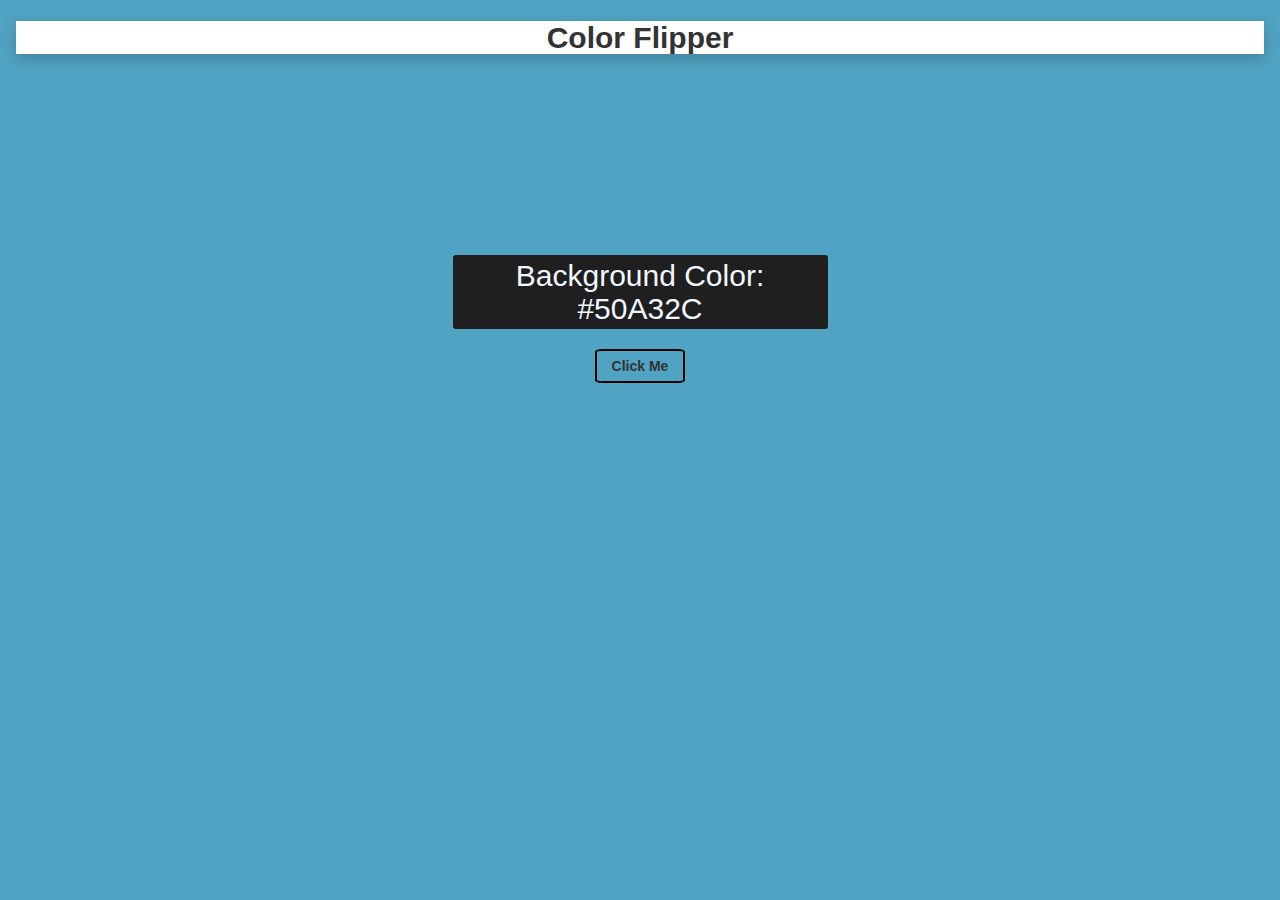
<file: Color-Flipper/index.html>
<!DOCTYPE html>
<html lang="en">
<head>
  <meta charset="UTF-8">
  <meta http-equiv="X-UA-Compatible" content="IE=edge">
  <meta name="viewport" content="width=device-width, initial-scale=1.0">
  <!-- Latest compiled and minified CSS -->
<link rel="stylesheet" href="https://cdn.jsdelivr.net/npm/bootstrap@3.4.1/dist/css/bootstrap.min.css" integrity="sha384-HSMxcRTRxnN+Bdg0JdbxYKrThecOKuH5zCYotlSAcp1+c8xmyTe9GYg1l9a69psu" crossorigin="anonymous">
<link rel="stylesheet" href="style.css" />
  <title>Color Flipper</title>
</head>
<body>
  <div class="container">
      <div class="navbar">
          <h2> Color Flipper</h2>    
      </div>
      <div class="main">
          <h2> Background Color: <span class="color">#50A32C</span></h2>
          <button type="button" class="btn" onclick="btn()">Click Me</button>
      </div>
  </div>
  <script src="script.js"></script>
</body>
</html>
</file>
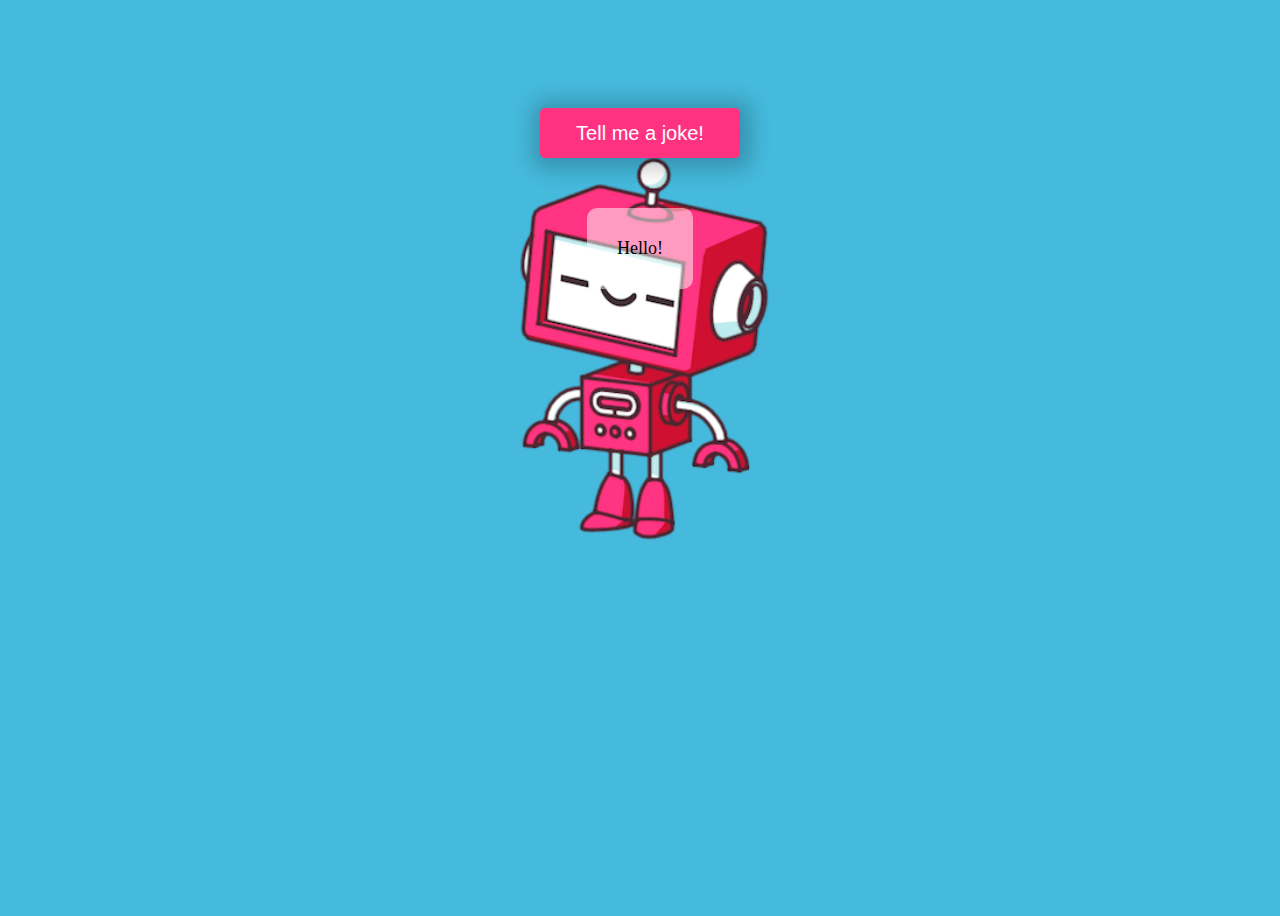
<file: Speech-Processing-App/index.html>
<!DOCTYPE html>
<html lang="en">
  <head>
    <meta charset="UTF-8" />
    <meta http-equiv="X-UA-Compatible" content="IE=edge" />
    <meta name="viewport" content="width=device-width, initial-scale=1.0" />
    <link rel="icon" type="image.png" href="favicon.png" />
    <title>Joke Teller</title>
    <link rel="stylesheet" href="style.css" />
  </head>

  <body>
    <div class="container">
      <button id="button">Tell me a joke!</button>
      <div id="speech" class="speech-bubble">Hello!</div>
    </div>

    <script src="voice.js"></script>
    <script src="script.js"></script>
  </body>
</html>
</file>
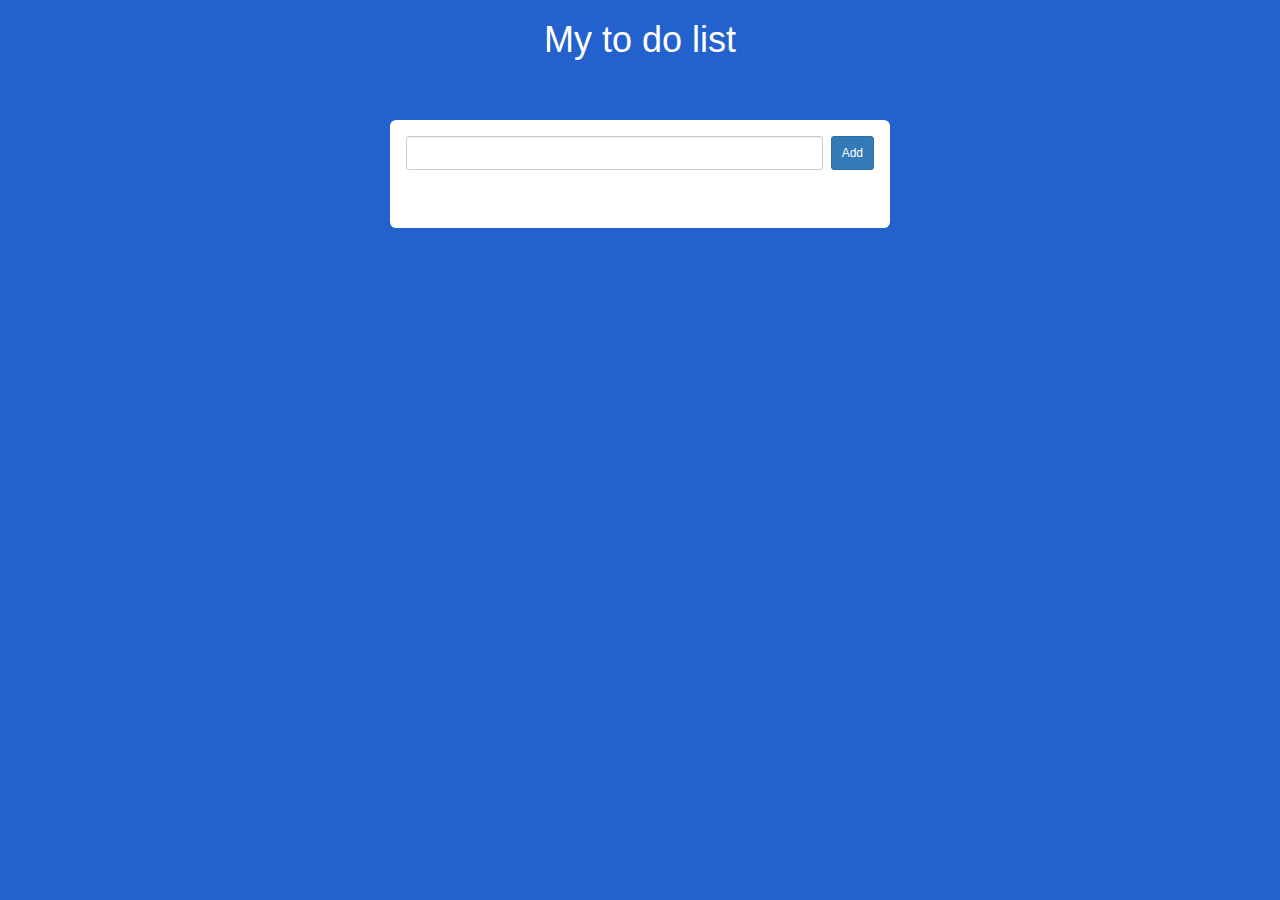
<file: To-do-list-js/index.html>
<!DOCTYPE html>
<html lang="en">
  <head>
    <meta charset="UTF-8" />
    <meta http-equiv="X-UA-Compatible" content="IE=edge" />
    <meta name="viewport" content="width=device-width, initial-scale=1.0" />
   
    <!-- Latest compiled and minified CSS -->
    <link
      rel="stylesheet"
      href="https://cdn.jsdelivr.net/npm/bootstrap@3.4.1/dist/css/bootstrap.min.css"
      integrity="sha384-HSMxcRTRxnN+Bdg0JdbxYKrThecOKuH5zCYotlSAcp1+c8xmyTe9GYg1l9a69psu"
      crossorigin="anonymous"
    />

    <!-- Latest compiled and minified JavaScript -->
    <script
      src="https://cdn.jsdelivr.net/npm/bootstrap@3.4.1/dist/js/bootstrap.min.js"
      integrity="sha384-aJ21OjlMXNL5UyIl/XNwTMqvzeRMZH2w8c5cRVpzpU8Y5bApTppSuUkhZXN0VxHd"
      crossorigin="anonymous"
    ></script>

      <!-- Custom styling -->

    <link rel="stylesheet" href="style.css" />

    <title>My to-do list</title>
  </head>
  <body>
    <div class="container">
      <h1>My to do list</h1>
      <div class="flex-container">
        <div class="list-container">
            <div class="input-group">
                <input id="task-imput" type="text" class="form-control" aria-label="Task imput" />
                <button id="task-button" class="btn btn-primary btn-sm">Add</button>
            </div>     
            <ul class="tasks">
               
            </ul>
        </div>
      </div>
    </div>
    <script src="script.js"></script>
  </body>
</html>
</file>
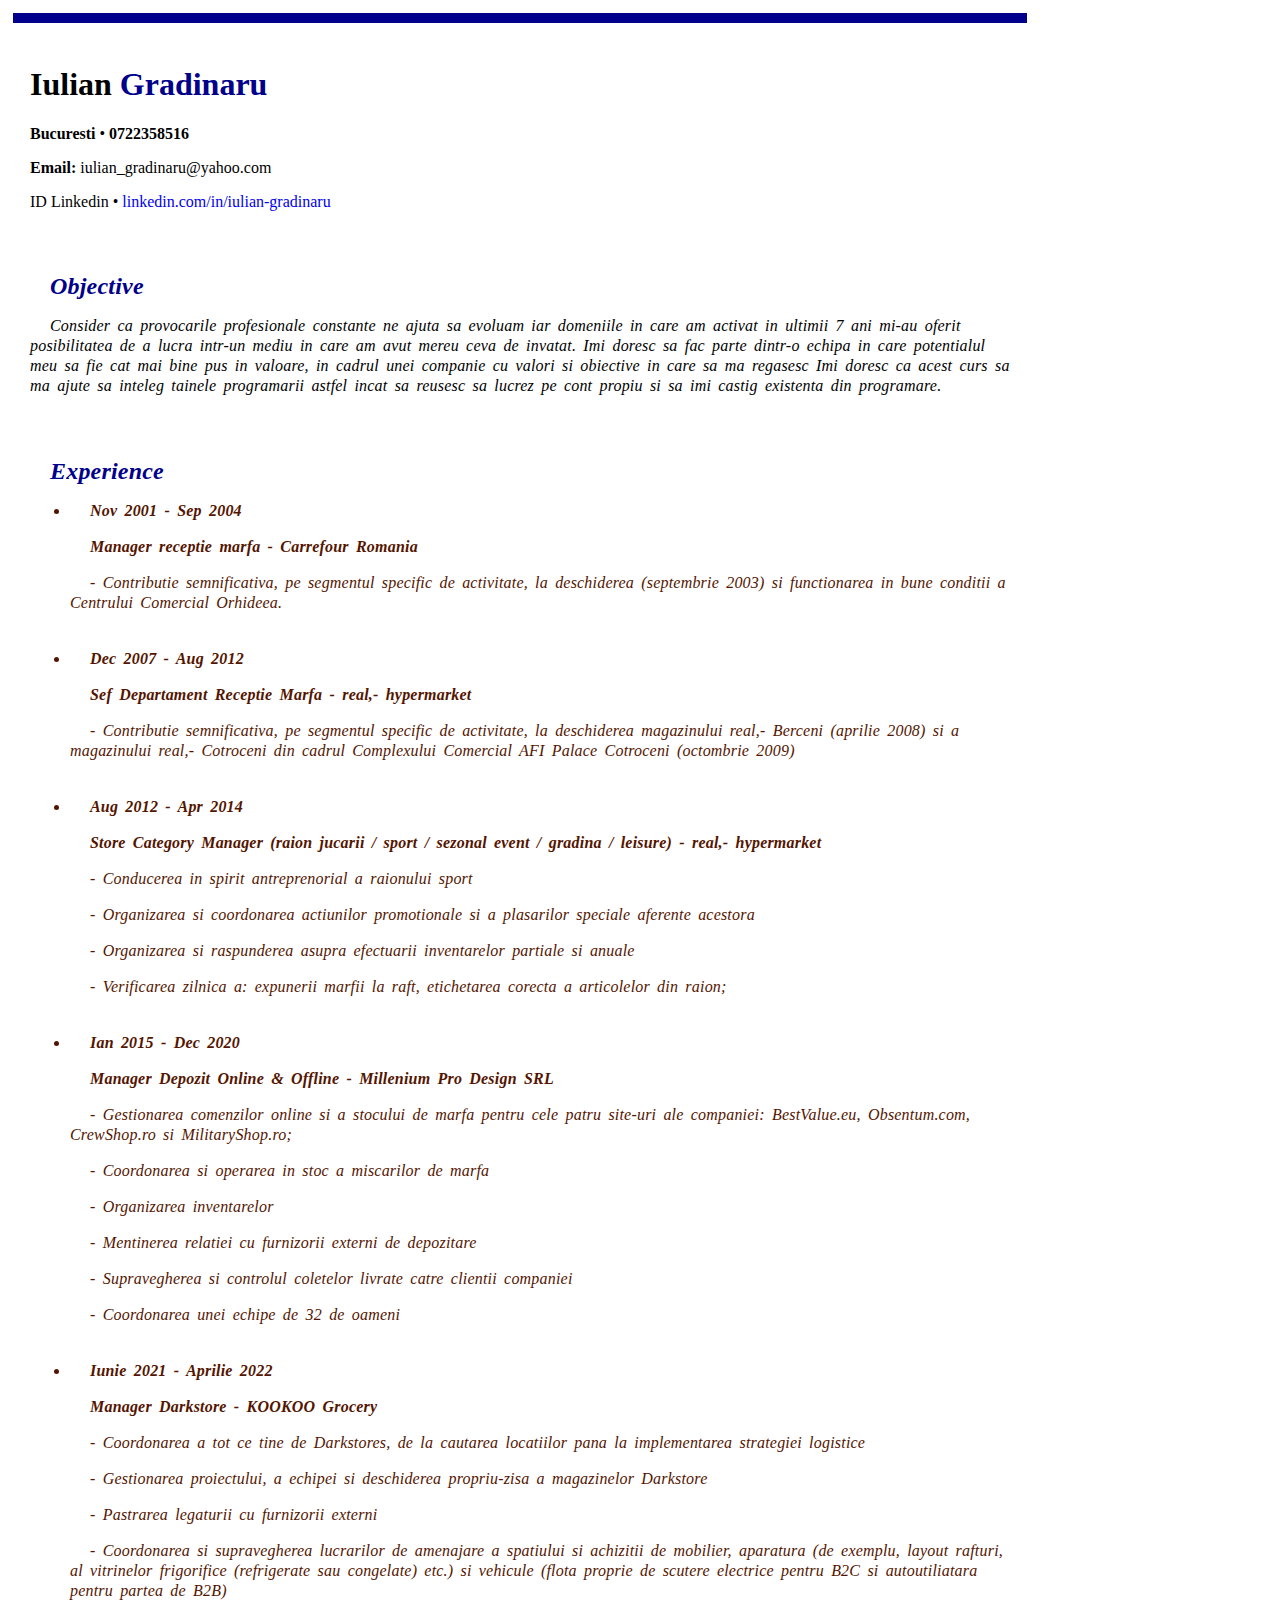
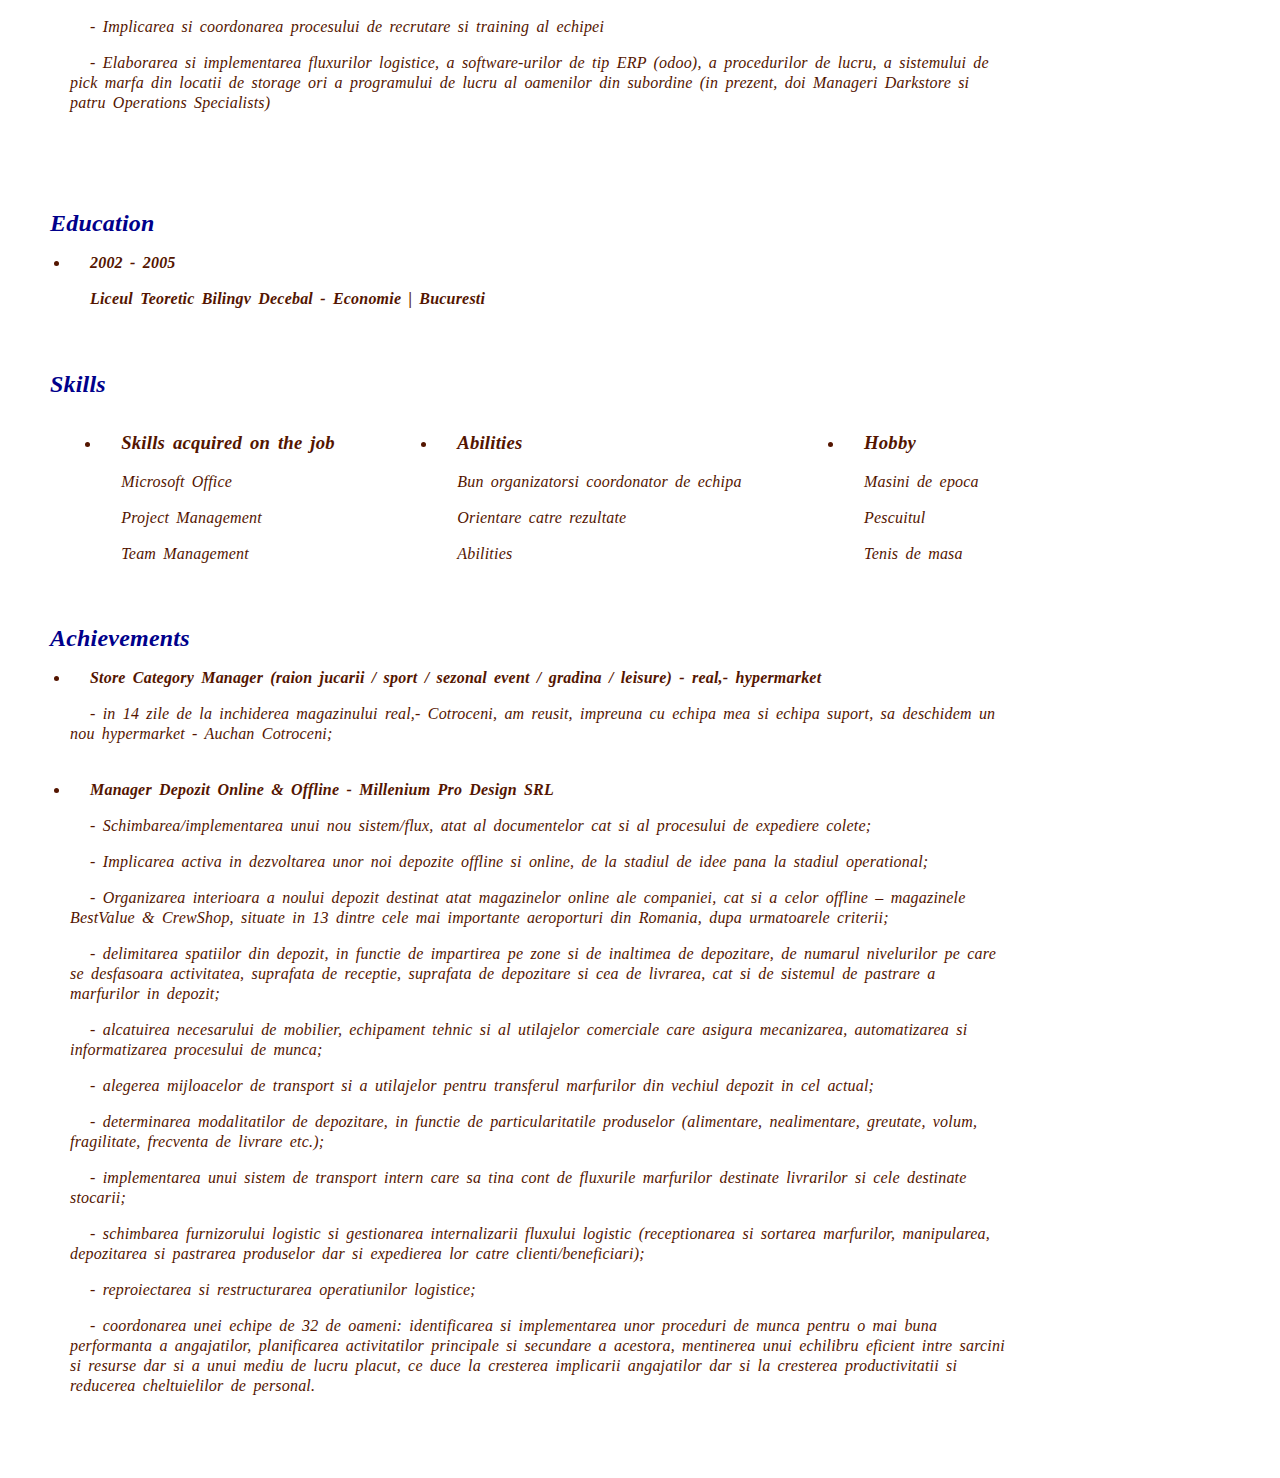
<file: CV Iulian Gradinaru/CV.Gradinaru.html>
<!DOCTYPE html>
<html lang="ro">
  <head>
    <meta charset="UTF-8">
    <title>CV Iulian Gradinaru</title>
    <link rel="stylesheet" href="CV.css">
  </head>

  <body>
    <div class="lineup"></div>
    <div class="header">
     <h1>Iulian <span class="color-name">Gradinaru</span></h1>
        <span><strong>Bucuresti</strong></span>
        <span><span>&#8226;</span> <strong>0722358516</strong>  </span>
        <p id="Iuli"><strong>Email:</strong> iulian_gradinaru@yahoo.com</p>
        <p><span>ID Linkedin</span> <span>&#8226;</span> </strong><a href="https://www.linkedin.com/public-profile/settings?trk=d_flagship3_profile_self_view_public_profile">linkedin.com/in/iulian-gradinaru</a></p>
       
  </div>

  <div class="objective">
      <h2>Objective</h2>
      <p>Consider ca provocarile profesionale constante ne ajuta sa evoluam iar domeniile in care am activat in ultimii 7 ani mi-au oferit posibilitatea de a lucra intr-un mediu in care am avut mereu ceva de invatat. Imi doresc sa fac parte dintr-o echipa in care potentialul meu sa fie cat mai bine pus in valoare, in cadrul unei companie cu valori si obiective in care sa ma regasesc 
       Imi doresc ca acest curs sa ma ajute sa inteleg tainele programarii astfel incat sa reusesc sa lucrez pe cont propiu si sa imi castig existenta din programare.</p>
  </div>

  <div class="experience">
       <h2>Experience</h2>
        <ul>
           <li></span><strong>Nov 2001 - Sep 2004 </strong></li>
               <p><strong> Manager receptie marfa - Carrefour Romania</strong></p>
                  <p>- Contributie semnificativa, pe segmentul specific de activitate, la deschiderea (septembrie 2003) si functionarea in bune conditii a Centrului Comercial Orhideea.</p>
                    </br>   
           <li></span><strong>Dec 2007 - Aug 2012 </strong></li>
               <p><strong>Sef Departament Receptie Marfa - real,- hypermarket</strong> </p>
                  <p>- Contributie semnificativa, pe segmentul specific de activitate, la deschiderea magazinului real,- Berceni (aprilie 2008) si a magazinului real,- Cotroceni din cadrul Complexului Comercial AFI Palace Cotroceni (octombrie 2009)</p>
                    </br>
                  <li></span><strong>Aug 2012 - Apr 2014 </strong></li>
               <p><strong>Store Category Manager (raion jucarii / sport / sezonal event / gradina / leisure) - real,- hypermarket </strong>   </p>
                  <p>- Conducerea in spirit antreprenorial a raionului sport</p>
                  <p>- Organizarea si coordonarea actiunilor promotionale si a plasarilor speciale aferente acestora</p>
                  <p>- Organizarea si raspunderea asupra efectuarii inventarelor partiale si anuale</p>
                  <p>- Verificarea zilnica a: expunerii marfii la raft, etichetarea corecta a articolelor din raion;</p>
                    </br>
                  <li></span> <strong>Ian 2015 - Dec 2020 </strong></li>
               <p><strong> Manager Depozit Online & Offline - Millenium Pro Design SRL</strong></p>
                  <p>- Gestionarea comenzilor online si a stocului de marfa pentru cele patru site-uri ale companiei: BestValue.eu, Obsentum.com, CrewShop.ro si MilitaryShop.ro; </p>
                  <p>- Coordonarea si operarea in stoc a miscarilor de marfa</p>
                  <p>- Organizarea inventarelor</p>
                  <p>- Mentinerea relatiei cu furnizorii externi de depozitare</p>
                  <p>- Supravegherea si controlul coletelor livrate catre clientii companiei</p>
                  <p>- Coordonarea unei echipe de 32 de oameni</p>
                    </br>
                  <li></span> <strong>Iunie 2021 - Aprilie 2022 </strong></li>
                <p><strong> Manager Darkstore - KOOKOO Grocery</strong></p>
                  <p>- Coordonarea a tot ce tine de Darkstores, de la cautarea locatiilor pana la implementarea strategiei logistice</p>
                  <p>- Gestionarea proiectului, a echipei si deschiderea propriu-zisa a magazinelor Darkstore</p>
                  <p>- Pastrarea legaturii cu furnizorii externi</p>
                  <p>- Coordonarea si supravegherea lucrarilor de amenajare a spatiului si achizitii de mobilier, aparatura (de exemplu, layout rafturi, al vitrinelor frigorifice (refrigerate sau congelate) etc.) si vehicule (flota proprie de scutere electrice pentru B2C si autoutiliatara pentru partea de B2B)</p>
                  <p>- Implicarea si coordonarea procesului de recrutare si training al echipei</p>
                  <p>- Elaborarea si implementarea fluxurilor logistice, a software-urilor de tip ERP (odoo), a procedurilor de lucru, a sistemului de pick marfa din locatii de storage ori a programului de lucru al oamenilor din subordine (in prezent, doi Manageri Darkstore si patru Operations Specialists)</p>
                    </br>
         </ul>
        
  </div>

  <div class="education">
       <h2>Education</h2>
        <ul>
            <li><strong>2002 - 2005 </strong></li>
                <p><strong>Liceul Teoretic Bilingv Decebal - Economie | Bucuresti </strong></p>
  </div>

    <div class="skills">
       <h2> Skills</h2>

        <div class="flex">
         <div>
          <ul>
            <li>
              <h3>Skills acquired on the job</h3>
              <p>Microsoft Office</p>
              <p>Project Management</p>
              <p>Team Management</p>
            </li>
          </ul>
         </div>
         
          <div>
           <ul>
            <li>
              <h3>Abilities</h3>
              <p>Bun organizatorsi coordonator de echipa</p>
              <p>Orientare catre rezultate</p>
              <p>Abilities</p>
            </li>
           </ul>
          </div>

          <div>
           <ul>
            <li>
              <h3>Hobby</h3>
              <p>Masini de epoca</p>
              <p>Pescuitul</p>
              <p>Tenis de masa</p>
            </li>
          </ul>
        </div>
       </div>
         </div>
         </div>
    </div>

  <div class="achievements">
      <h2>Achievements</h2>
         <ul>
            <li><strong>Store Category Manager (raion jucarii / sport / sezonal event / gradina / leisure) - real,- hypermarket</strong></li>
               <p>- in 14 zile de la inchiderea magazinului real,- Cotroceni, am reusit, impreuna cu echipa mea si echipa suport, sa deschidem un nou hypermarket - Auchan Cotroceni; </p>
              </br>
            <li><strong>Manager Depozit Online & Offline - Millenium Pro Design SRL</strong></li>
               <p> - Schimbarea/implementarea unui nou sistem/flux, atat al documentelor cat si al procesului de expediere colete;</p>
               <p> - Implicarea activa in dezvoltarea unor noi depozite offline si online, de la stadiul de idee pana la stadiul operational;</p> 
               <p> -  Organizarea interioara a noului depozit destinat atat magazinelor online ale companiei, cat si a celor offline – magazinele BestValue & CrewShop, situate in 13 dintre cele mai importante aeroporturi din Romania, dupa urmatoarele criterii;</p>   
               <p> - delimitarea spatiilor din depozit, in functie de impartirea pe zone si de inaltimea de depozitare, de numarul nivelurilor pe care se desfasoara activitatea, suprafata de receptie, suprafata de depozitare si cea de livrarea, cat si de sistemul de pastrare a marfurilor in depozit;</p>
               <p> - alcatuirea necesarului de mobilier, echipament tehnic si al utilajelor comerciale care asigura mecanizarea, automatizarea si informatizarea procesului de munca;</p> 
               <P> -  alegerea mijloacelor de transport si a utilajelor pentru transferul  marfurilor din vechiul depozit in cel actual;</P>
               <p> - determinarea modalitatilor de depozitare, in functie de particularitatile produselor (alimentare, nealimentare, greutate, volum, fragilitate, frecventa de livrare etc.);</p>
               <p> - implementarea unui sistem de transport intern care sa tina cont de fluxurile marfurilor destinate livrarilor si cele destinate stocarii;</p>
               <p> - schimbarea furnizorului logistic si gestionarea internalizarii fluxului logistic (receptionarea si sortarea marfurilor, manipularea, depozitarea si pastrarea produselor dar si expedierea lor catre clienti/beneficiari);</p>
               <p> - reproiectarea si restructurarea operatiunilor logistice;</p>
               <p> - coordonarea unei echipe de 32 de oameni: identificarea si implementarea unor proceduri de munca pentru o mai buna performanta a angajatilor, planificarea activitatilor principale si secundare a acestora, mentinerea unui echilibru eficient intre sarcini si resurse dar si a unui mediu de lucru placut, ce duce la cresterea implicarii angajatilor dar si la cresterea productivitatii si reducerea cheltuielilor de personal.</p>
               </br>
          </ul>
  </div>
    
  </body>
</html>
</file>
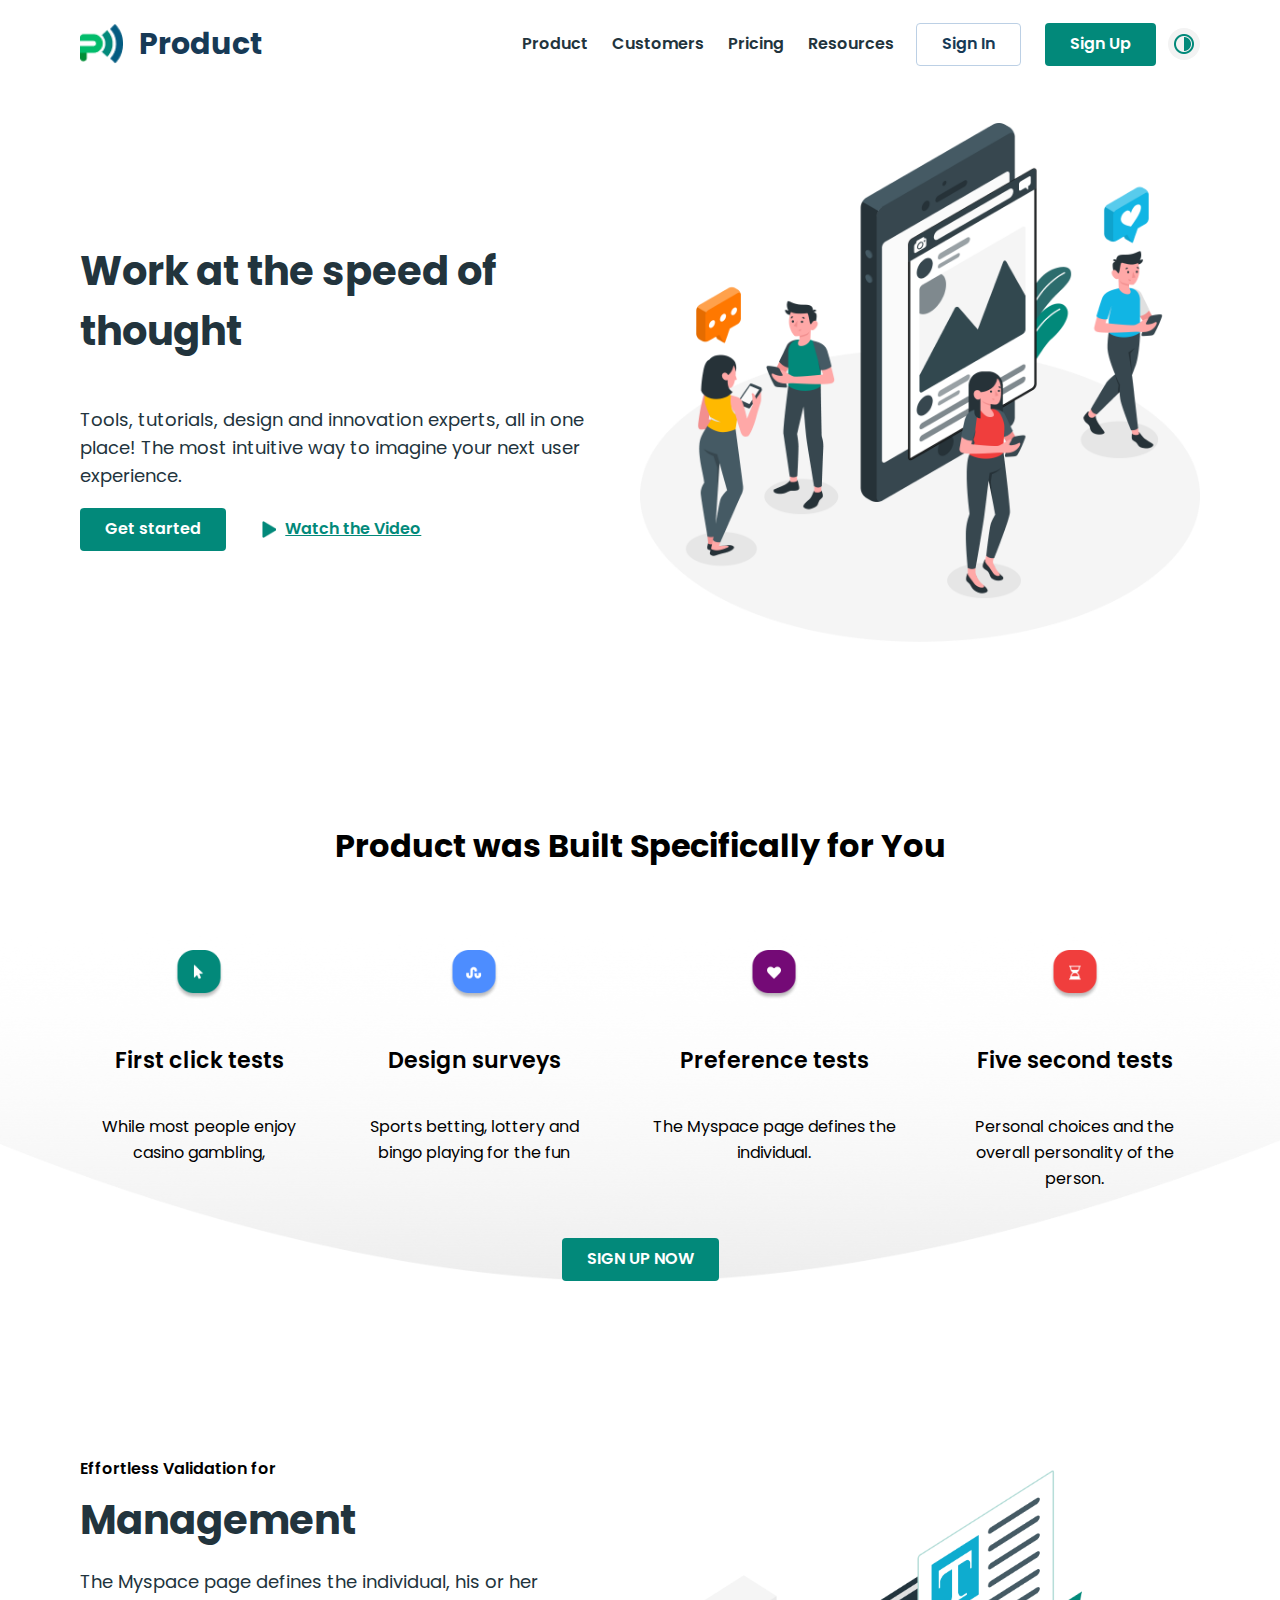
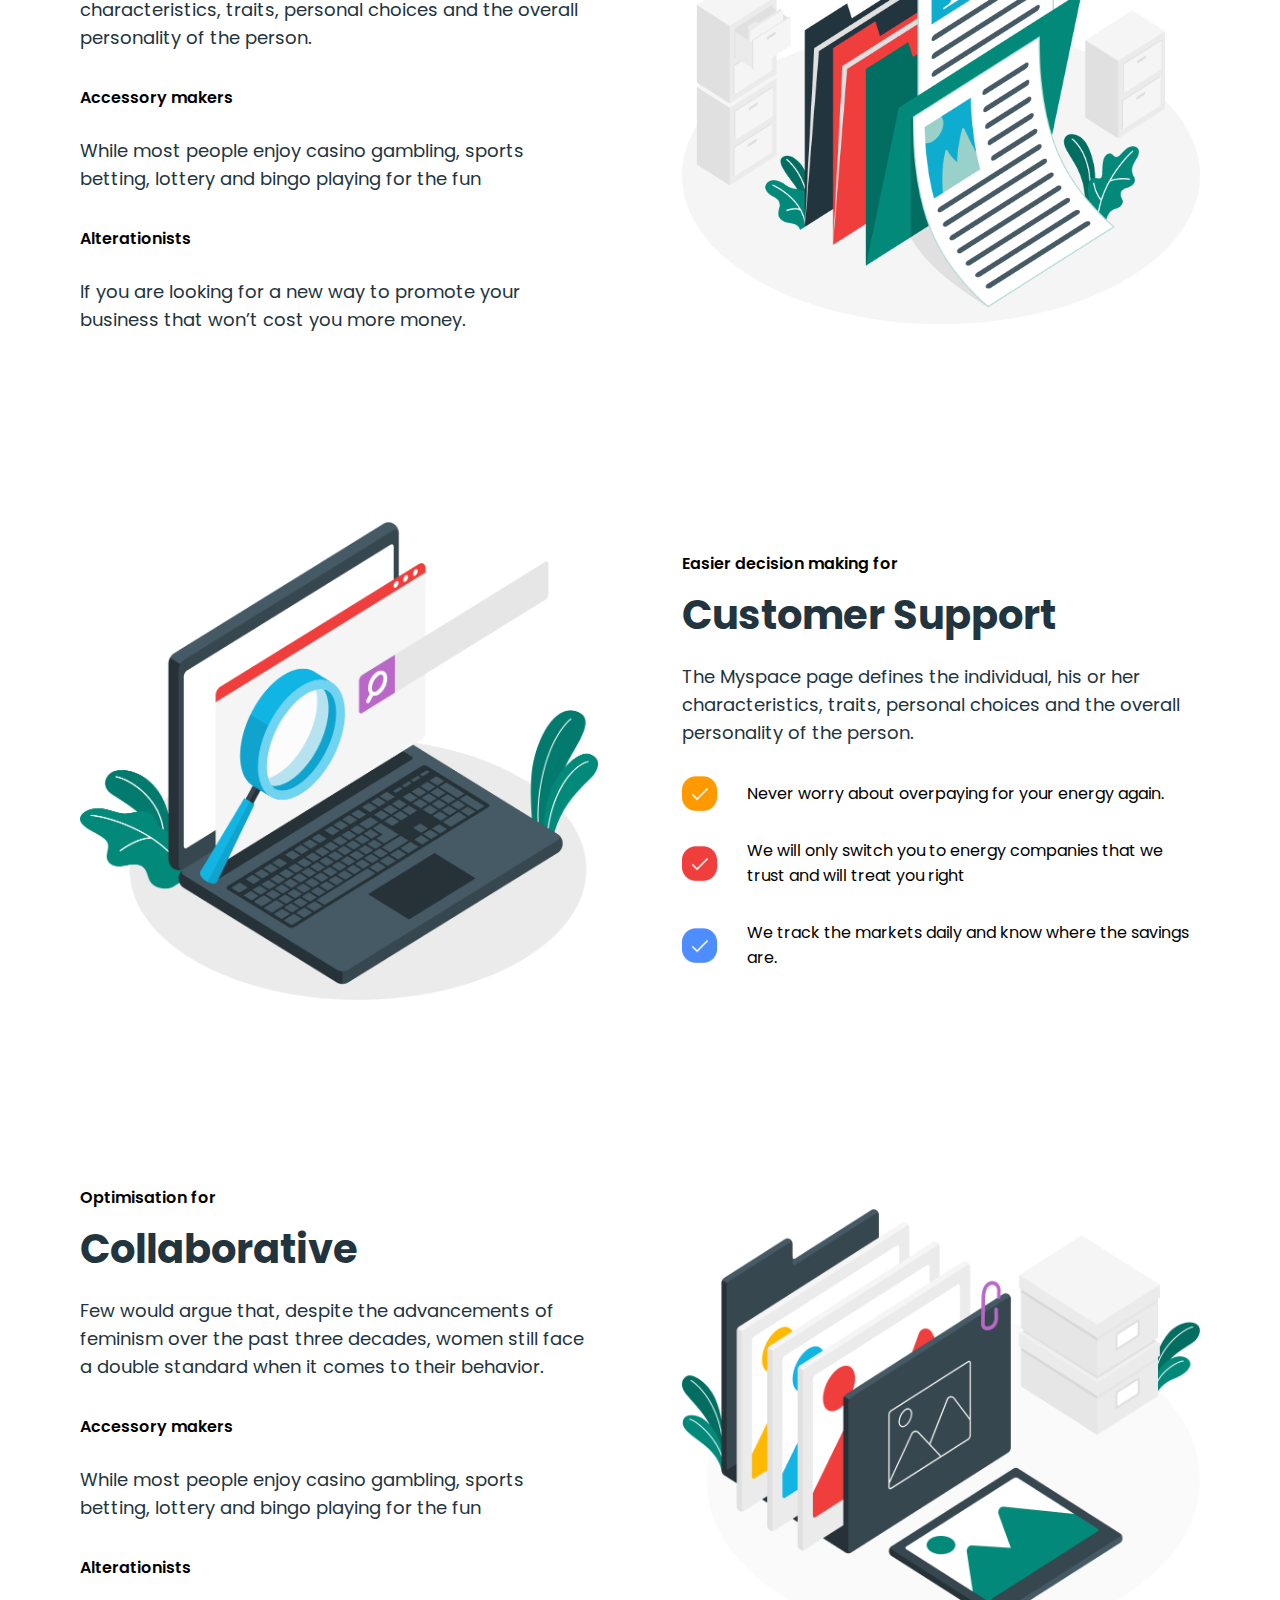
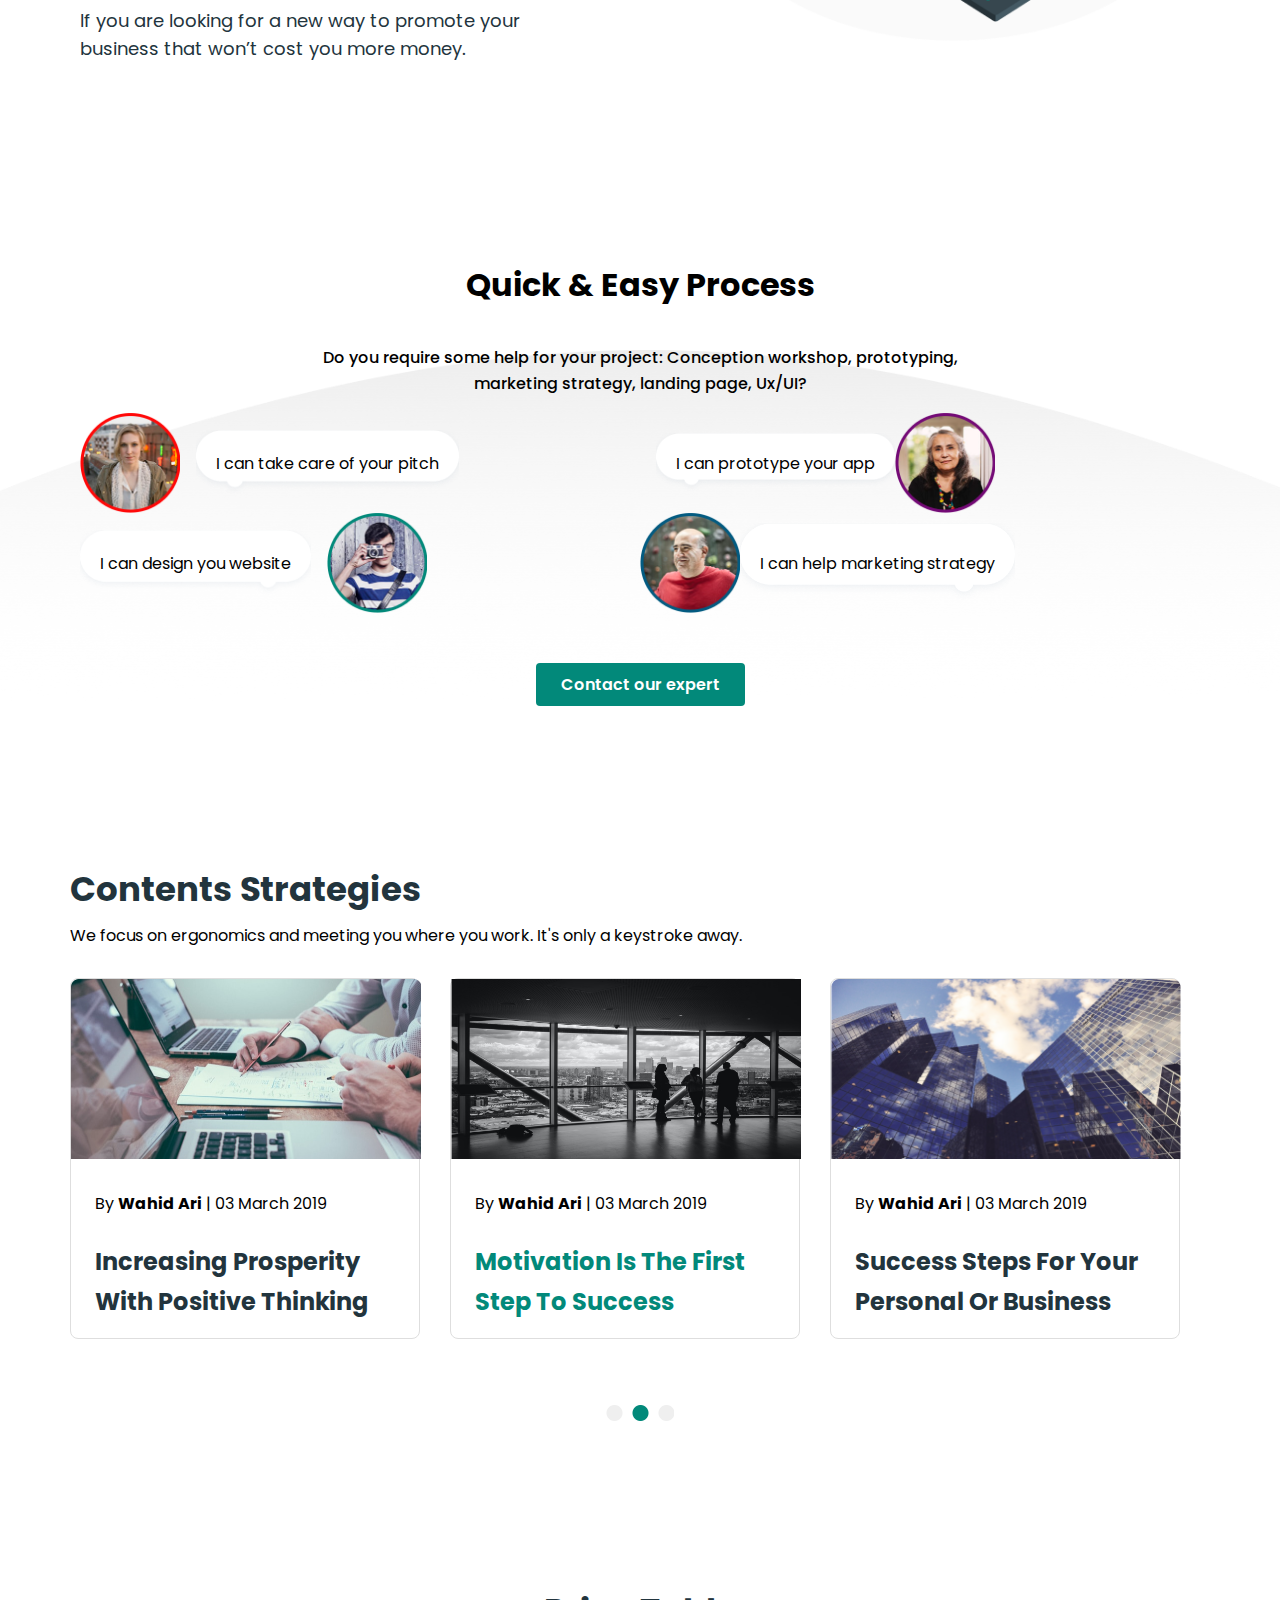
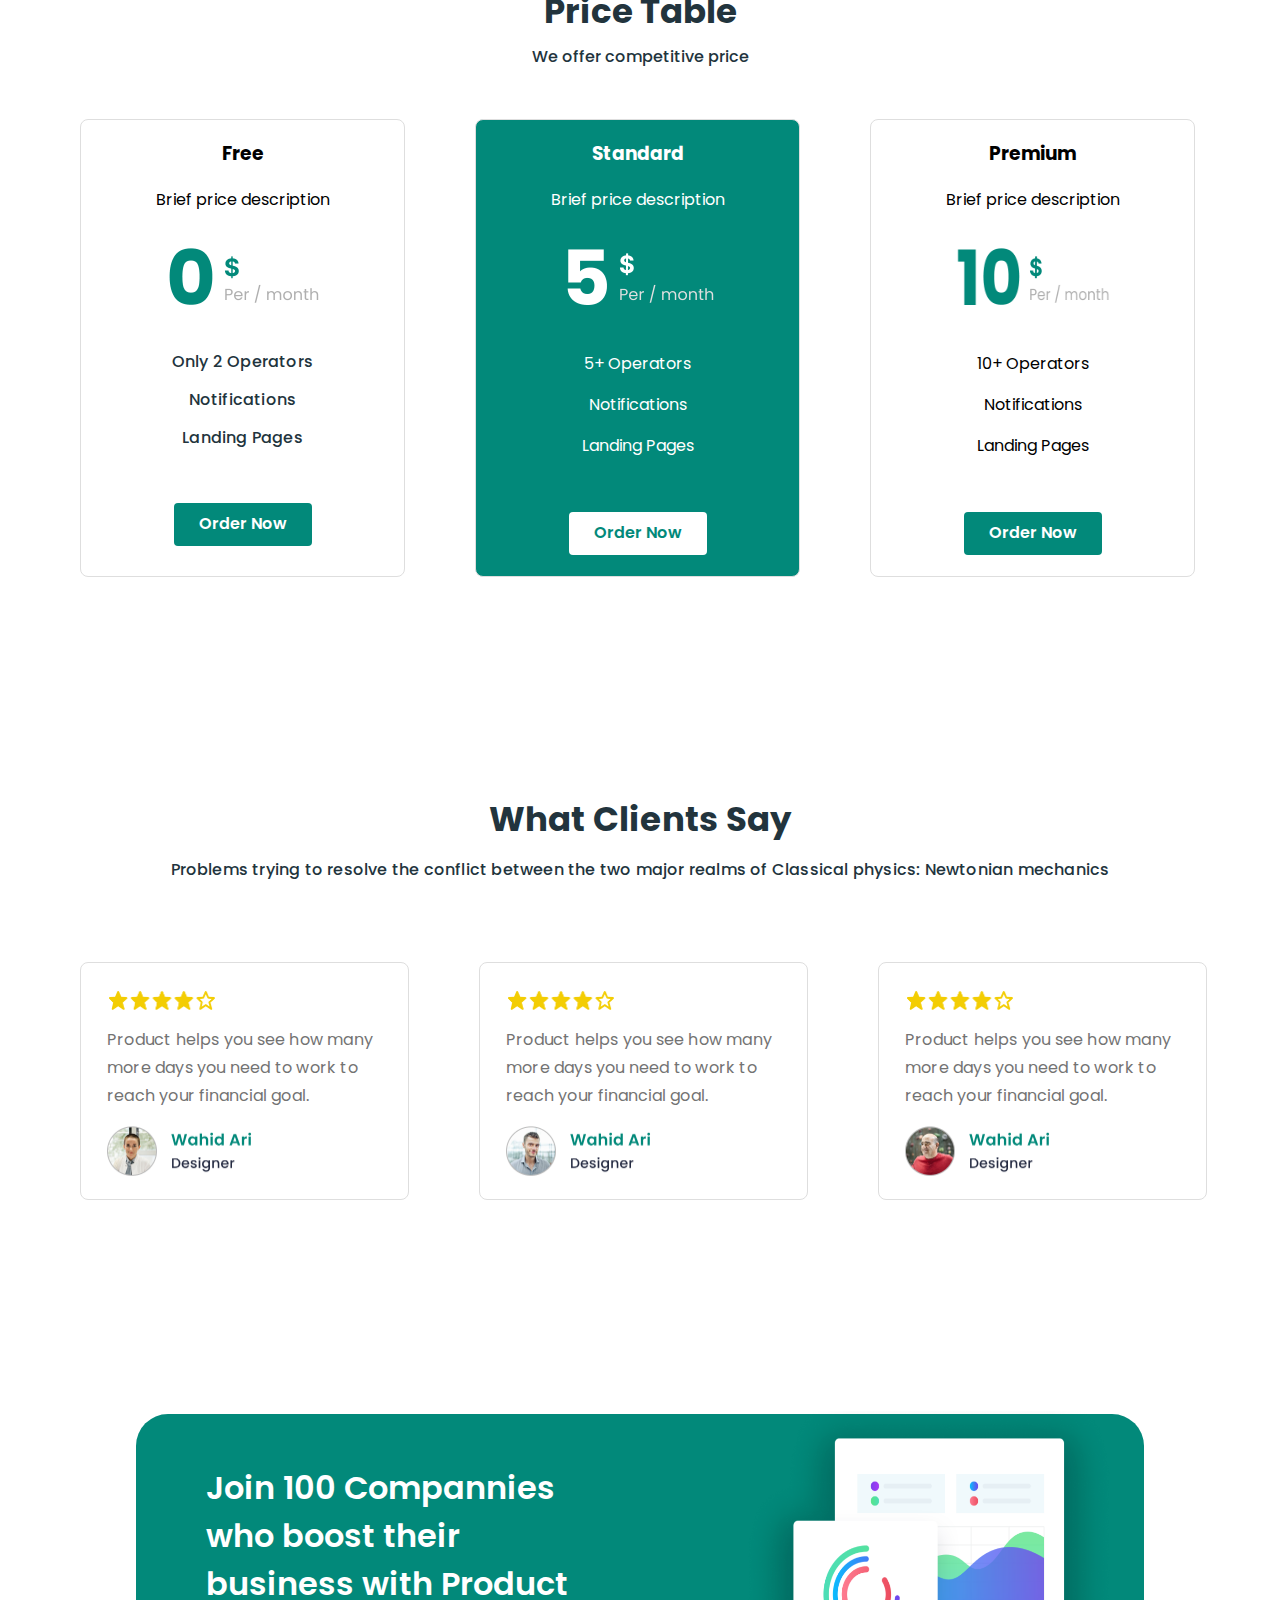
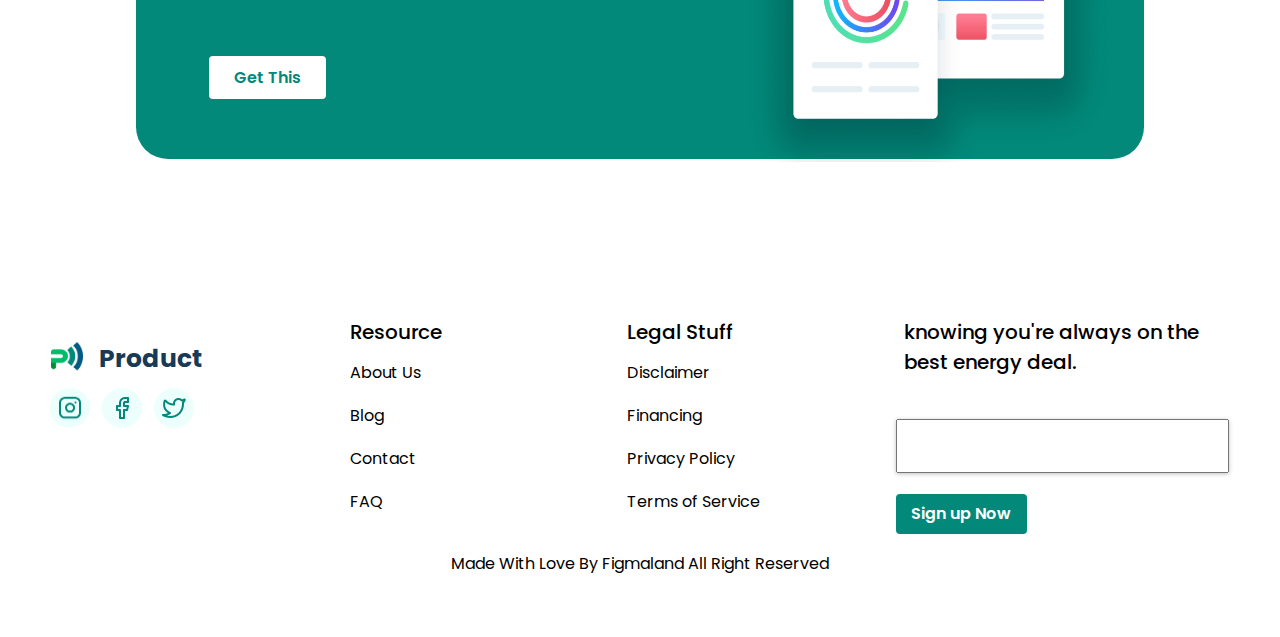
<file: Tema-Landing-Page/landingpage.html>
<!DOCTYPE html>
<html lang="en">

<head>
    <meta charset="UTF-8">
    <meta http-equiv="X-UA-Compatible" content="IE=edge">
    <meta name="viewport" content="width=device-width, initial-scale=1.0">
    <link rel="preconnect" href="https://fonts.googleapis.com">
    <link rel="preconnect" href="https://fonts.gstatic.com" crossorigin>
    <link
        href="https://fonts.googleapis.com/css2?family=Poppins:ital,wght@0,100;0,200;0,300;0,400;0,500;0,600;0,700;0,800;0,900;1,100;1,200;1,300;1,400;1,500;1,600;1,700;1,800;1,900&display=swap"
        rel="stylesheet">
    <link rel="stylesheet" href="style.css">
    <title>Project Landing page SkillBrain</title>
</head>

<body>
    <nav class="nav row">

        <input type="checkbox" id="menu-collapse">

        <div class="content-container row nav-bar-wrapper">
            <div class="app-logo-containe row row-centered ">
                <img id="app-logo" src="./images/logo.png" alt="" />
                <h3 id="app-title">Product</h3>
            </div>

            <div class="row-centered nav-bar-buttons-container">

                <div class="nav-links-container row-centered">
                    <a href="">Product</a>
                    <a href="">Customers</a>
                    <a href="">Pricing</a>
                    <a href="">Resources</a>
                </div>


                <div class="row row-centered actions-buttons-wraper">
                    <button class="primary-button button-outlined buttons-nav">Sign In</button>
                    <button class="primary-button buttons-nav">Sign Up</button>
                    <button class="switch-theme-button">
                        <img id="switch-theme-icon" src="./images/switch-theme-icon.png" alt="" />
                    </button>
                </div>
            </div>
            <div class="row row-centered menu-icon">
                <label for="menu-collapse">
                    <img id="menu-icon" src="./images/menu.png" />
                </label>
            </div>
        </div>
    </nav>


    <section class="row content-container section-2-col">
        <div class="content-left-col section-2-col-item">
            <h1 class="main-header">
                Work at the speed of thought
            </h1>
            <p class="subtitle">Tools, tutorials, design and innovation experts, all in one place! The most intuitive
                way to imagine your next user experience.</p>
            <div class="row row-centered ">
                <button class="primary-button">Get started</button>
                <button class="button-link button-link-margin">
                    <img id="play-icon" src="./images/play-icon.png" />
                    <span>Watch the Video</span>
                </button>

            </div>
        </div>
        <div class="content-right-col  section-2-col-item">
            <img class=first-section-right-col src="./images/first-section-image.png" alt="" />
        </div>
    </section>


    <section class="section-bg">
        <div class="content-container section-3-row">
            <h2>Product was Built Specifically for You</h2>
            <div class="section-row-4-cols">
                <div class="section-row-4-cols-item-1">
                    <img class="section-2-icon" src="./images/cursor-icon.png" alt="" />
                    <h5>First click tests</h5>
                    <p>While most people enjoy casino gambling,</p>
                </div>
                <div class="section-row-4-cols-item-2">
                    <img class="section-2-icon" src="./images/design-icon.png" alt="" />
                    <h5>Design surveys</h5>
                    <p>Sports betting, lottery and bingo playing for the fun</p>
                </div>
                <div class="section-row-4-cols-item-3">
                    <img class="section-2-icon" src="./images/hart-icon.png" alt="" />
                    <h5>Preference tests</h5>
                    <p>The Myspace page defines the individual.</p>
                </div>
                <div class="section-row-4-cols-item-4">
                    <img class="section-2-icon" src="./images/time-icon.png" alt="" />
                    <h5>Five second tests</h5>
                    <p>Personal choices and the overall personality of the person.</p>
                </div>
            </div>
            <button class="primary-button">SIGN UP NOW</button>
        </div>
    </section>

    <section class="row content-container section-2-col">
        <div class="content-left-col section-2-col-item margin-content-left-col">
            <h6>
                Effortless Validation for
            </h6>
            <h2 class="main-header">
                Management
            </h2>
            <p class="subtitle">The Myspace page defines the individual, his or her characteristics, traits, personal
                choices and the overall personality of the person.</p>
            <h6>
                Accessory makers
            </h6>
            <p class="subtitle">While most people enjoy casino gambling, sports betting, lottery and bingo playing for
                the fun</p>
            <h6>
                Alterationists
            </h6>
            <p class="subtitle">If you are looking for a new way to promote your business that won’t cost you more
                money.</p>

        </div>
        <div class="content-right-col  section-2-col-item">
            <img class=first-section-right-col src="./images/section-3-bg.png" alt="" />
        </div>
    </section>

    <section class="row content-container section-2-col section-non-reverse">
        <div class="content-right-col  section-2-col-item margin-content-left-col">
            <img class=first-section-right-col src="./images/section-4-bg.png" alt="" />
        </div>
        <div class="content-left-col section-2-col-item">
            <h6>
                Easier decision making for
            </h6>
            <h2 class="main-header">
                Customer Support
            </h2>
            <p class="subtitle">The Myspace page defines the individual, his or her characteristics, traits, personal
                choices and the overall personality of the person. </p>
            <div>
                <div class="row row-centered">
                    <img class="check-box-icon" src="./images/check-icon-orange.png" alt="">
                    <p>Never worry about overpaying for your energy again. </p>
                </div>
                <div class="row row-centered">
                    <img class="check-box-icon" src="./images/check-icon-red.png" alt="">
                    <p>We will only switch you to energy companies that we trust and will treat you right</p>
                </div>
                <div class="row row-centered">
                    <img class="check-box-icon" src="./images/check-icon-blue.png" alt="">
                    <p>We track the markets daily and know where the savings are.</p>
                </div>
            </div>

        </div>

    </section>

    <section class="row content-container section-2-col">
        <div class="content-left-col section-2-col-item margin-content-left-col">
            <h6>
                Optimisation for
            </h6>
            <h2 class="main-header">
                Collaborative
            </h2>
            <p class="subtitle">Few would argue that, despite the advancements of feminism over the past three decades,
                women still face a double standard when it comes to their behavior.</p>
            <h6>
                Accessory makers
            </h6>
            <p class="subtitle">While most people enjoy casino gambling, sports betting, lottery and bingo playing for
                the fun</p>
            <h6>
                Alterationists
            </h6>
            <p class="subtitle">If you are looking for a new way to promote your business that won’t cost you more
                money.</p>

        </div>
        <div class="content-right-col  section-2-col-item">
            <img class=first-section-right-col src="./images/section-5-bg.png" alt="" />
        </div>
    </section>

    <section class="section-bg section-bg-reverse">
        <div class="content-container section-3-row">
            <h2>Quick & Easy Process</h2>
            <p>Do you require some help for your project: Conception workshop,
                prototyping, marketing strategy, landing page, Ux/UI?</p>

                <div class="row chat-box-container ">

                 <div class="content-left-col section-2-col-item sec-6-reverse-media">
 
                        <div class="row row-centered chat-box-wrapper-left ">
                            <img class="avatar-icon" src="./images/avatar-1.png" alt="">
                            <div class=" chat-box chat-box-left">
                                <p>I can take care of your pitch</p>
                            </div>
                        </div>
                        

                        <div class="row row-centered chat-box-wrapper-right ">
                            <img class="avatar-icon" src="./images/avatar-3.png" alt="">
                            <div class="chat-box chat-box-right">
                                <p>I can design you website</p>
                            </div>
                        </div>
                    </div>

                    <div class="content-left-col section-2-col-item">
                        <div>
                            <div class="row row-centered chat-box-wrapper-left">
                                <div class=" chat-box chat-box-left">
                                    <p>I can prototype your app</p>
                                </div>
                                <img class="avatar-icon" src="./images/avatar-2.png" alt="">
                            </div>

                            <div class="row row-centered chat-box-wrapper-right">
                                <div class="chat-box chat-box-right">
                                    <p>I can help marketing strategy</p>
                                </div>
                                <img class="avatar-icon" src="./images/avatar-4.png" alt="">
                                
                            </div>

                        </div>
                    </div>
                </div>

                    <div>
                        <button class="primary-button sec-6-button">Contact our expert</button>
                    </div>
                
    </section>

    <section class="section-7-contaner">
        <div class="content-container section-7-row">
            <div class="strategies-header-container">
                <h2 id="content-h2">Contents Strategies</h2>
                <p>We focus on ergonomics and meeting you where you work. It's only a keystroke away.</p>
              </div>
            <div class="section-row-7-cols">
                <div class="section-row-4-cols-item-1 content-div">
                    <img class="section-7-icon" src="./images/section-7-image-1.png" alt="" />  
                    <p>By <strong>Wahid Ari</strong> |  03 March 2019</p>
                    <h3>Increasing Prosperity With Positive Thinking</h3>
                </div>
                <div class="section-row-4-cols-item-2 content-div">
                    <img class="section-7-icon" src="./images/section-7-image-2.png" alt="" />
                    <p>By <strong>Wahid Ari</strong> |  03 March 2019</p>
                    <h3 id="color-h3">Motivation Is The First Step To Success</h3>
                </div>
                <div class="section-row-4-cols-item-3 content-div">
                    <img class="section-7-icon" src="./images/section-7-image-3.png" alt="" />
                    <p>By <strong>Wahid Ari</strong> |  03 March 2019</p>
                    <h3>Success Steps For Your Personal Or Business</h3>
                </div>
            </div>
            <div>
            <div><img class="contain-last-image" src="./images/section-7-image-4.png" alt=""></div>
        </div>
    </section>

    <section class="section-8-contaner">
        <div class="content-container section-8-row">
            <h2 id="sec-8-title-h2">Price Table</h2>
            <p id="sec-8-title-p" >We offer competitive price</p>
            <div class="section-row-8-cols">
                <div class="section-row-4-cols-item-1 content-sec-8-div">
                    <h3>Free</h3> 
                    <p>Brief price description</p>
                    <img class="section-8-image" src="./images/section-8-image-1.png" alt="">
                    <div class="sec-8-paragraph">
                      <p>Only 2 Operators</p>
                      <p>Notifications</p>
                      <p>Landing Pages</p>
                    </div>
                    <button class="primary-button sec-8-button">Order Now</button>
                </div>
        
                    <div class="section-row-4-cols-item-2 content-sec-8-div content-sec-8-div-p-white content-sec-8-div-green">
                        <h3>Standard</h3> 
                        <p>Brief price description</p>
                        <img class="section-8-image section-8-image-green" src="./images/section-8-image-2.png" alt="">
                        <div>
                          <p>5+ Operators</p>
                          <p>Notifications</p>
                          <p>Landing Pages</p>
                        </div>
                        <button class="primary-button sec-8-button sec-8-button-green ">Order Now</button>
                </div>
        
                        <div class="section-row-4-cols-item-3 content-sec-8-div">
                            <h3>Premium</h3> 
                            <p>Brief price description</p>
                            <img class="section-8-image" src="./images/section-8-image-3.png" alt="">
                            <div>
                              <p>10+ Operators</p>
                              <p>Notifications</p>
                              <p>Landing Pages</p>
                            </div>
                            <button class="primary-button sec-8-button">Order Now</button>
                 </div>   
    </section>

    <section class="section-9-contaner">
        <div class="content-container section-8-row">
                <h2 id="sec-9-title-h2">What Clients Say</h2>
            <p id="sec-9-title-p" >Problems trying to resolve the conflict between 
                the two major realms of Classical physics: Newtonian mechanics </p>
            <div class="section-row-9-cols">
                <div class="section-row-4-cols-item-1 content-sec-9-div">
                    <img class="section-9-image" src="./images/section-9-image-1.png" alt="">
                      <p id="sec-9-paragraph">Product helps you see how many more days you need to work to reach your financial goal.</p>
                    <div>
                        <img id="section-9-avatar-1" src="./images/section-9-avatar-1.png" alt="">
                    </div>
                </div>
        
                <div class="section-row-4-cols-item-2 content-sec-9-div">
                    <img class="section-9-image" src="./images/section-9-image-1.png" alt="">
                      <p id="sec-9-paragraph">Product helps you see how many more days you need to work to reach your financial goal.</p>
                    <div>
                        <img id="section-9-avatar-1" src="./images/section-9-avatar-2.png" alt="">
                    </div>
                </div>
                
                <div class="section-row-4-cols-item-3 content-sec-9-div">
                    <img class="section-9-image" src="./images/section-9-image-1.png" alt="">
                      <p id="sec-9-paragraph">Product helps you see how many more days you need to work to reach your financial goal.</p>
                    <div>
                        <img id="section-9-avatar-1" src="./images/section-9-avatar-3.png" alt="">
                    </div>
                </div>
    </section>            

    <section class="content-container row row-centered section-10">
        <h2 id="sec-10-h2">Join 100 Compannies who boost their business with Product</h2>
        <button class="primary-button sec-8-button sec-8-button-green sec-10-button">Get This</button>
        <img id="sec-10-image" src="./images/section-10-image-1.png" alt=""> 
    </section>

    <section class="section-11-container">
        <div class="content-container section-3-row">
            
            <div class="section-row-11-cols">
                <div class="section-row-4-cols-item-1 row row-centered content-sec-11-div-1">
                    <img id="app-logo-footer" src="./images/logo.png" alt=""> 
                    <h3 id="app-title-footer">Product</h3>
                    <div class="sec-11-img row">
                        <img class="section-11-img" src="./images/section-11-image-1.png" alt="">
                        <img class="section-11-img" src="./images/section-11-image-2.png" alt="">
                        <img class="section-11-img" src="./images/section-11-image-3.png" alt="">
                    </div>  
                </div>

                <div class="section-row-4-cols-item-2 content-sec-11-div-2">
                    <h4 class="sec-11-h4">Resource</h4>
                    <p class="sec-11-text">About Us</p>
                    <p class="sec-11-text">Blog</p>
                    <p class="sec-11-text">Contact</p>
                    <p class="sec-11-text">FAQ</p>
                </div>

                <div class="section-row-4-cols-item-3 content-sec-11-div-2">
                    <h4 class="sec-11-h4">Legal Stuff</h4>
                    <p class="sec-11-text">Disclaimer</p>
                    <p class="sec-11-text">Financing</p>
                    <p class="sec-11-text">Privacy Policy</p>
                    <p class="sec-11-text">Terms of Service</p>
                </div>

                <div class="section-row-4-cols-item-4 sec-11-div-3">
                    
                    <h4 class="sec-11-h4 sec-11-div-3">knowing you're always on the best energy deal. </h4>
                    <input class="sec-11-imput" type="text">  
                    <div>
                        <button class="primary-button sec-11-button">Sign up Now</button>
                    </div>
                </div>
           </div>
            <div class="footer">
                Made With Love By Figmaland All Right Reserved 
            </div>    
        </div>
    </section>

</body>

</html>
</file>
<file: Color-Flipper/style.css>
*{
  margin: 0;
  padding: 0;
}
.container{
  height: 100vh;
  width: 100%;
  background-color: #50a3c2;
  font-family: 'Trebuchet MS', 'Lucida Sans Unicode', 'Lucida Grande', 'Lucida Sans', Arial, sans-serif;
  transition: all 1000ms;
}
.navbar h2{
  text-align: center;
  background-color: #fff;
font-weight: bold;
box-shadow:  0 5px 15px rgba(0, 0, 0, 0.2);
}
.main{
  
  justify-content: center;
  text-align: center;
  align-items: center;
  justify-items: center;
  padding-top: 15rem;
  
}
.main h2{
  background-color: #1f1f1f;
  color: aliceblue;
  
  overflow: hidden;
  margin-left: 35%;
  margin-right: 35%;
  border-radius: 3px;
  padding: 4px;
  text-align: center;
  align-items: center;
  align-content: center;
}
.main button{
  padding: 5px 15px 5px 15px;
  justify-content: baseline;
  margin: 10px;
  background-color: transparent;
  border: solid #000 2px;
  border-radius: 8%;
  background-color: transparent;
  font-family: 'Trebuchet MS', 'Lucida Sans Unicode', 'Lucida Grande', 'Lucida Sans', Arial, sans-serif;
  font-weight: bold;
  transition: 0.2s;
}
button:active {
  transform: translate(0, 0.5rem);
  box-shadow: 0 0.1rem rgba(255, 255, 255, 0.95);
}
.main button:hover{
  background-color: #fff;
}
</file>
<file: Speech-Processing-App/style.css>
body {
    min-height: 100vh;
    background-color: #45badd;
}


.container {
    background: url("./robot.gif");
    background-repeat: no-repeat;
    display: flex;
    flex-direction: column;
    justify-content: top;
    align-items: center;
    background-position: bottom;
    background-size: contain;
    width: 100%;
    min-height: 500px;
    height: 100%;
    padding: 100px 0;
}

button {
    cursor: pointer;
    width: 200px;
    background: #ff3282;
    border: none;
    color: white;
    height: 50px;
    font-size: 20px;
    border-radius: 5px;
    box-shadow: 2px 2px 20px 10px rgba(0, 0, 0, 0.2);

}

.speech-bubble {
   background-color: rgba(255, 255, 255, 0.5);
    padding: 30px;
    font-size: 18px;
    border-radius: 10px;
    margin: 50px 0;
}
</file>
<file: To-do-list-js/style.css>
html,
body {
  height: 100%;
  width: 100%;
  background-color: #2361cc;
}

.container {
  text-align: center;
  height: 100%;
}

.container h1 {
  color: #fff;
}

.list-container {
  background-color: #fff;
  min-height: 100px;
  width: 500px;
  border-radius: 6px;
  margin-top: 50px ;
}

.flex-container {
    display: flex;
    align-items: center;
    justify-content: center;
}

.input-group {
    padding: 16px;
    display: flex;
}

.input-group button {
    margin-left: 8px;
}

.input-group .form-control:first-child {
    border-radius: 3px;
}

.tasks {
    padding: 16px;
    display: flex;
    flex-direction: column;
}

.tasks li {
    list-style-type: none;
    display: flex;
    align-items: center;
    justify-content: space-between;
    padding: 10px;
    background-color: aqua;
    border-radius: 3px;
    width: 100%;
    margin: 5px 0;
}

.tasks li > p {
    margin: 0;
}

.tasks li > button {
    display: flex;
    align-items: center;
    justify-content: center;
    min-width: 25px;
    min-height: 25px;
    color: #fff;
    background-color: #0c9586;
    border-color: #126c4d;


}
</file>
<file: CV Iulian Gradinaru/CV.css>
body{
    max-width: 80%;
    max-height: 80%;
    padding: 5px;
    margin: 3px;   
}

.color-name{
    color: darkblue;
}

    
.lineup{
    background-color: darkblue;
    margin: 5px;
    padding: 5px;
}

.header{
    text-align: left;
    padding: 7px;
    margin: 15px;
}

.header a {
    text-decoration: none;
}

h2{
    color: darkblue
}
.objective{ 
    padding: 7px;
    margin: 15px;
    font-family: Arial, ;
    text-indent: 20px;
    letter-spacing: 0.2px;
    line-height: 20px;
    word-spacing: 3px;
    font-style: oblique;
}

.experience{  
    padding: 7px;
    margin: 15px;
    color: rgb(84, 21, 0);
    font-family: Arial, ;
    text-indent: 20px;
    letter-spacing: 0.2px;
    line-height: 20px;
    word-spacing: 3px;
    font-style: oblique;
}


.education{
    padding: 7px;
    margin: 15px;
    color: rgb(84, 21, 0);
    font-family: Arial, ;
    text-indent: 20px;
    letter-spacing: 0.2px;
    line-height: 20px;
    word-spacing: 3px;
    font-style: oblique;
}

.skills{
    padding: 7px;
    margin: 15px;
    color: rgb(84, 21, 0);
    font-family: Arial, ;
    text-indent: 20px;
    letter-spacing: 0.2px;
    line-height: 20px;
    word-spacing: 3px;
    font-style: oblique;
}

.achievements{
    padding: 7px;
    margin: 15px;
    color: rgb(84, 21, 0);
    font-family: Arial, ;
    text-indent: 20px;
    letter-spacing: 0.2px;
    line-height: 20px;
    word-spacing: 3px;
    font-style: oblique;
}

.flex{
    display: flex;
    flex-direction: row;
    justify-content: space-around;
}
</file>
<file: Tema-Landing-Page/style.css>
* {
    font-family: "Poppins", sans-serif;
    font-style: normal;
    text-decoration: none;
    
}

body {
margin: 0;
}

.nav {
    
    justify-content: center;
    align-items: center;
}

.row {
    display: flex;
    flex-direction: row; 
}

.row-centered {
    align-items: center;
}

.content-container {
    max-width: 1120px;
    justify-content: center;
    padding: 0 20px;
}

body > section {
    margin: 150px auto;
}

body > section:nth-child(2) {
   
    margin-top: 25px;
}

body > section:last-child {
    margin-top: 75px;
    margin-bottom: 0;
}


#app-logo {
    height: 40px;
    margin-right: 16px;
}


#app-title {
    font-family: "Poppins";
    font-style: normal;
    font-weight: bold;
    font-size: 1.88em;
    line-height: 28px;
    color: #173A56;
}

.nav-bar-wrapper {
    width: 100%;
    justify-content: space-between;
}

.nav-links-container >a {
    text-decoration: none;
    font-family: "Poppins";
    font-style: normal;
    font-weight: 600;
    font-size: 1em;
    line-height: 28px;
    color: #22343D;
    margin: 0 10px;
}

.primary-button {
    background: #02897A;
    border-radius: 4px;
    height: 43px;
    font-family: 'Poppins';
    font-style: normal;
    font-weight: 600;
    font-size: 1em;
    line-height: 24px;
    color: #FFFFFF;
    border: none;
    cursor: pointer;
    padding: 0 25px;
    white-space: pre;
}

.button-outlined {
    background-color: #FFFFFF;
    color: #173A56;
    border: 1px solid #BCD0E5;
}

.button-link {
    font-family: 'Poppins';
    font-style: normal;
    font-weight: 600;
    font-size: 1em;
    line-height: 24px;
    text-decoration-line: underline;
    color: #02897A;
    background-color: transparent;
    border: none;
    display: flex;
    justify-content: center;
    align-items: center;
    white-space: pre;
    cursor: pointer;
}

#play-icon {
    height: 17px;
    margin-right: 9px;
    
}


.buttons-nav {
    margin: 0 12px;
}

.switch-theme-button {
    height: 32px;
    width: 32px;
    border-radius: 50%;
    background: #F3F3F3;
    border: none; 
    cursor: pointer; 
    display: flex;
    justify-content: center;
    align-items: center;
}

#switch-theme-icon {
    height: 24px;
    width: 24px;
}

.button-link-margin {
    margin-left: 30px;
}



.nav-bar-buttons-container {
    display: flex;
    justify-content: flex-end;
}

.main-header {
    font-family: 'Poppins';
    font-style: normal;
    font-weight: bold;
    font-size: 2.5em;
    line-height: 60px;
    color: #22343D;
}

.content-left-col, .content-right-col {
    width: 50%;
    display: flex;
    flex-direction: column;
    justify-content: center;
    align-items: flex-start;
}

.margin-content-left-col {
    margin-right: 84px;
}

.subtitle {
    font-family: 'Poppins';
    font-style: normal;
    font-weight: normal;
    font-size: 1.13em;
    line-height: 28px;
    color: #22343D;
}

.first-section-right-col {
    width: 100%;
    height: auto;
    pointer-events: none;
}
    

#menu-icon {
    width: 28px;
    height: 31px;
    cursor: pointer;
}

.menu-icon {
    display: none;
}

#menu-collapse {
    display: none;
}

.section-3-row {
    display: flex;
    flex-direction: column;
    justify-content: flex-start;
    align-items: center;
    margin: auto;
    
}

.section-bg {
    background-image: url("./images/section-2-bg.png");
    background-size: contain;
    background-repeat: no-repeat;
    background-position: bottom;
    overflow: visible;
}

.section-bg-reverse {
    background-image: url("./images/section-bg-reverse.png");
}



.section-3-row > h2 {
    font-weight: 700;
    font-size: 2em;
    line-height: 48px;
    text-align: center;
    margin: 20px;
}

.section-3-row > p {
    font-size: 1em;
    font-weight: 500;
    line-height: 26px;
    text-align: center;
    width: 60%;
}
    

.section-row-4-cols {
    display: grid;
    grid-template-areas:
    'grid-col-1 grid-col-2 grid-col-3 grid-col-4' 
    ;
    gap: 30px;
    text-align: center;
  
}

.section-row-4-cols-item-1 {
    grid-area: grid-col-1;
}

.section-row-4-cols-item-2 {
    grid-area: grid-col-2;
}

.section-row-4-cols-item-3 {
    grid-area: grid-col-3;
}

.section-row-4-cols-item-4 {
    grid-area: grid-col-4;
}

.section-row-4-cols h5 {
    font-size: 1.38em;
    font-weight: 600;
    line-height: 33px;

}

.section-row-4-cols p {
    font-size: 1em;
    line-height: 26px;
}

.section-2-icon {
    height: 50px;
    width: 50px;
}

.section-row-4-cols > div {
    margin-top: 60px;
    margin-bottom: 30px;
    justify-content: flex-start;
}

.section-2-col {
    padding: 10px;
}

.section-2-col-item > h6 {
    font-weight: 600;
    font-size: 1em;
    line-height: 26px;
    text-align: center;
    margin: 15px 0 8px 0;
}

.section-2-col-item > h2 {
   margin: 0px;
}

.check-box-icon {
    height: 35px;
    width: 35px;
    margin-right: 30px;
}

.avatar-icon {
    height: 100px;
    width: 100px;
}

.chat-box {
  
    background-size: contain;
    background-position: center;
    background-repeat: no-repeat;
    width: auto;
    text-align: center;
    padding: 10px;
    overflow: visible;
}

.chat-box-left {
    background-image: url("./images/chat-box-left.png");
    margin-left: 16px;
}

.chat-box-right {
    background-image: url("./images/chat-box-right.png");
    margin-right: 16px;
}

.chat-box-wrapper-right {
    flex-direction: row-reverse;
}

.chat-box-container {
    width: 100%;
}

.chat-box > p {
    padding: 10px;
}

.sec-6-button {
    margin-top: 50px;
}

.section-7-row {
    display: flex;
    flex-direction: column;
    justify-content: flex-start;
    align-items: center;
    margin: auto;
}



#content-h2 {
    text-align: left;
}

.section-7-row h2 {
    align-items: flex-start;
    font-weight: 700;
    font-size: 34px;
    line-height: 51px;
    color: #22343D;
    margin: 8px;
}

.section-7-row p {
    margin: 24px;
}

.strategies-header-container {
    display: flex;
    flex-direction: column;
    width: 100%;
    margin-left: -20px; 
  }
  
  .strategies-header-container h2 {
    margin-left: 0;
  }
  
  .strategies-header-container p {
    margin: 0;
    margin-bottom: 30px;
  }

.section-7-icon {
    height: 180px;
    width: 350px;
}

.section-row-7-cols {
    display: grid;
    grid-template-areas:
    'grid-col-1 grid-col-2 grid-col-3 grid-col-4' 
    ;
    gap: 30px;
    margin-bottom: 64px;

}

.section-row-7-cols p {
    font-weight: 400;
    font-size: 16px;
    line-height: 28px;
    text-align: left
}

.section-row-7-cols h3 {
    font-weight: 700;
    font-size: 24px;
    line-height: 40px;
    color: #22343D;
    margin: 24px;
    text-align: left;
   
}
.content-div {
    width: 348px;
    height: 359px;
    left: 146.5px;
    top: 4133px;
    border: 1px solid #DEDEDE;
    border-radius: 8px;
    text-align: center;
}

#color-h3 {
    color: #02897A;
}

.contain-last-image {
    width: 68px;
    height: 16px;
}

.section-8-row {
    display: flex;
    flex-direction: column;
    justify-content: flex-start;
    align-items: center;
    margin: auto;
}

.section-8-image {
    width: 154px;
    height: 100px;
}

.section-8-image-green {
    background-color: #02897A;
}

.section-row-8-cols {
    display: grid;
    grid-template-areas:
    'grid-col-1 grid-col-2 grid-col-3 grid-col-4' 
    ;
    gap: 70px;
    margin-bottom: 64px;
    margin-left: auto;
}

.content-sec-8-div {
    width: 323px;
    height: 456px;
    left: 145.5px;
    top: 4854px;
    border: 1px solid #DEDEDE;
    border-radius: 8px;
    text-align: center;
}

.content-sec-8-div-green {
    background-color: #02897A;
}

#sec-8-title-h2 {
    display: flex;
    margin: 8px;
    font-weight: 700;
    font-size: 34px;
    line-height: 51px;
    color: #22343D;
}

#sec-8-title-p {
    margin: 0px 0px 50px 0px;
    font-weight: 500;
    font-size: 16px;
    line-height: 24px;
    color: #22343D;
}

.sec-8-paragraph {
    font-family: 'Inter';
    font-style: normal;
    font-weight: 500;
    font-size: 16px;
    line-height: 22px;
    letter-spacing: 0.2px;
    color: #22343D;
}

.sec-8-button {
    margin: 38px 0px 32px 0px;  
}

.sec-8-button-green {
    background-color:#FFFFFF ;
    color: #02897A;
}

.content-sec-8-div-p-white {
    color: #FFFFFF;
}

.section-row-9-cols {
    display: grid;
    grid-template-areas: 'grid-col-1 grid-col-2 grid-col-3 grid-col-4';
    gap: 70px;
    margin-bottom: 64px;
    margin-left: auto;
}

.content-sec-9-div {
    width: 327px;
    height: 236px;
    left: 145px;
    top: 4854px;
    border: 1px solid #DEDEDE;
    border-radius: 8px;
    text-align: center;
}

.section-9-image {
    display: flex;
    justify-content: flex-start;
    align-items: flex-start;
    Width: 106.4px;
    Height: 18.35px;
    left: 28px;
    top: 28px;
    margin: 28px auto auto 28px;
}

#sec-9-paragraph {
    font-weight: 400;
    font-size: 16px;
    line-height: 28px;
    letter-spacing: 0.2px;
    color: #737373;
    margin: 16px 26px;
    text-align: left;
}

#section-9-avatar-1 {
    width: 145px;
    height: 50px;
    left: 26px;
    top: 162.35px;
   text-align: start;
    margin: 0px 156px 23px 26px;
}

#sec-9-title-h2 {
    font-weight: 700;
    font-size: 34px;
    line-height: 57px;
    letter-spacing: 0.2px;
    color: #22343D;
    margin: 0px;
}

#sec-9-title-p {
    width: 100%;
    height: 56px;
    margin: 8px auto 50px auto;
    font-weight: 500;
    font-size: 16px;
    line-height: 28px;
    text-align: center;
    letter-spacing: 0.2px;
    color: #22343D;
}

.section-10 {
    display: flex;
    width: 968px;
    height: 345px;
    background: #02897A;
    border-radius: 32px;
}

#sec-10-h2 {
    display: flex;
    justify-content: flex-start;
    align-items: flex-start;
    width: 510px;
    height: 92px;
    left: 51px;
    top: 49px;
    font-weight: 600;
    font-size: 32px;
    line-height: 151.4%;
    color: #FFFFFF;
    margin: 50px auto 204px 50px;
}

#sec-10-image {
    display: flex;
    flex-direction: column;
    align-items: center;
    padding: 10px;
    gap: 10px;
    width: 371px;
    height: 351px;
    left: 571px;
    top: 4px;
}

.sec-10-button {
    display: flex;
    align-items: center;
    position: relative;
    right: 400px;
    top: 100px;
    margin-bottom: 56px;
    margin-right: 7px;
}

.content-sec-11-div-1 {
    width: 162.61px;
    height: 94px;
    text-align: center;

}

#app-logo-footer {
    width: 32px;
    height: 29.09px;
    margin-right: 16px;
}

#app-title-footer {
    width: 114.61px;
    height: 21.51px;
    font-size: 25px;
    line-height: 28px;
    color: #173A56;
}

.sec-11-img .section-11-img{
    position: relative;
    right: 159px;
    top: 52px;
    width: 40px;
    height: 40px;
    margin: 6px;
    cursor: pointer;
}

.content-sec-11-div-2 {
    width: 149px;
    left: 477px;
    text-align: left;
}

.sec-11-text {
    font-weight: 400;
    font-size: 16px;
    line-height: 35px;
    cursor: pointer;
    margin: 8px;
}

.sec-11-h4 {
    font-weight: 500;
    font-size: 20px;
    line-height: 30px;
    margin: 8px;
    
}

.sec-11-imput {
    Width: 325px;
    Height: 48px;
    Top: 91px;
    filter: drop-shadow(0px 1px 2px rgba(0, 0, 0, 0.25));
    margin-top: 34px;
    

}

.sec-11-div-3 {
    text-align: left;
}

.sec-11-button {
    display: inline-flex;
    width: 131px;
    height: 40px;
    justify-content: center;
    align-items: center;
    margin-top: 21px;
}


.section-row-11-cols {
    display: grid;
    grid-template-areas: 'grid-col-1 grid-col-2 grid-col-3 grid-col-4';
    gap: 128px;
    text-align: center;
}

.footer {
    display: flex;
    justify-content: center;
    align-items: center;
    margin: 15px 0px 58px 0px;
    font-weight: 400;
    font-size: 16px;
    line-height: 30px;
    text-align: center;
}



@media screen and (max-width:1158px) {
    
    .section-bg {
        background-size: cover;
    }

    .section-row-7-cols {
        grid-template-areas:
        'grid-col-1'
        'grid-col-2'
        'grid-col-3'
        ;
        gap: 16px;
    }

    .section-row-7-cols > div {
        margin:  0;
        display: flex;
        flex-direction: column;
        justify-content: center;
        align-items: flex-start;  
         
     }

     .section-7-row p {
        margin: 6px 0px 6px;
    }

    .section-row-7-cols h3 {
        margin: 6px 0px 40px;
    }

     .contain-last-image {
        display: none;
     }

     .section-row-8-cols {
        grid-template-areas:
        'grid-col-1'
        'grid-col-2'
        'grid-col-3'
        ;
        gap: 32px;
        margin: 0px;
     }

     .section-row-8-cols > div {
        margin:  0;
        flex-direction: column;
        justify-content: center;
        align-items: flex-start;
     }

     .section-row-9-cols {
        grid-template-areas:
            'grid-col-1'
            'grid-col-2'
            'grid-col-3'
            ;
        gap: 32px;
        margin: 0px;
    }

    .section-row-9-cols > div {
        margin:  0;
        flex-direction: column;
        justify-content: center;
        align-items: flex-start;
    }

    .section-row-9-cols p {
         margin:  0;
         flex-direction: column;
         justify-content: center;
         align-items: flex-start;
         text-align: center;
    }

    .section-10 {
        display: flex;
        flex-direction: column;
        width: 371px;
        height: 688px;
        background: #02897A;
        border-radius: 32px;
    }

    .sec-10-button {
        display: flex;
        align-items: center;
        position: relative;
        position: relative;
        right: 0px;
        top: 1px;
        margin: 104px 110px 32px 110px;
       
    }

    .section-10 > #sec-10-h2 {
        width: 328px;
        height: 144px;
        left: 22px;
        top: 17px;
        margin: 12px auto 0px;
        text-align: center;
    }

    .section-row-11-cols {
        grid-template-areas:
            'grid-col-1'
            'grid-col-2'
            'grid-col-3'
            'grid-col-4'
            ;
        gap: 32px;
        margin: 0px;
        justify-items: center;
    }

    .section-row-11-cols p {
         flex-direction: column;
         justify-content: center;
         align-items: flex-start;
         text-align: center;
    }

    .app-title-footer {
        margin: 0px;
        flex-direction: column;
        justify-content: center;
        align-items: flex-start;
        text-align: center;
    }

    .sec-11-div-3 {
        flex-direction: column;
        justify-content: center;
        align-items: flex-start;
        text-align: center;
    }


    }


@media screen and (max-width: 890px) {
    .menu-icon {
        display: flex;
    }

    .nav-bar-wrapper > .nav-bar-buttons-container {
        position: absolute;
        width: 100%;
        top: 80px;
        left: 0;
        right: 0;
        flex-direction: column;
        background-color: #FFFFFF;
        box-shadow: 3px 2px 3px rgba(0, 0, 0, 0.25);
        border-radius: 10px;
        align-items: center;
        overflow-y: hidden;
        transition: all 0.3s ease-in-out;
    }

    .nav-bar-buttons-container > .nav-links-container > a {
        display: block;
        width: 100%;
        padding: 5px 0;
        
    }

    .nav-bar-buttons-container > .actions-buttons-wraper {
        padding: 10px 0;
        flex-direction: column;
    }

    .nav-bar-buttons-container > .actions-buttons-wraper > button {
        margin: 5px 0;
    }

    .nav-bar-buttons-container > .nav-links-container > a:hover {
       text-decoration: underline;
    }

    .nav > #menu-collapse:not(:checked) ~ .nav-bar-wrapper > .nav-bar-buttons-container {
       height: 0;
    }

    .nav > #menu-collapse:checked ~ .nav-bar-wrapper > .nav-bar-buttons-container {
       max-height: 100vh;
       height: auto;
       padding: 20px 10px;
     }
}

@media screen and (max-width: 850px) {
    .section-row-4-cols {
        grid-template-areas:
        'grid-col-1 grid-col-2'
        'grid-col-3 grid-col-4'
        ;
        gap: 30px;
    }

    .section-row-4-cols > div {
        margin:  0;
        display: flex;
        flex-direction: column;
        justify-content: center;
        align-items: center;    
     }

     .chat-box-container {
        display: flex;
        align-items: center;
        flex-direction: column;
        width: 100%;
    }

    .chat-box-container > .content-left-col {
        width: 100%;
        justify-content: center;
        align-items: center;
    }

    .sec-6-reverse-media {
        display: flex;
        flex-direction: column-reverse;
    }




}

@media screen and (max-width: 600px) {
    .section-2-col {
        flex-direction: column-reverse;
        justify-content: flex-start;
        align-items: center;
    }

    .section-non-reverse {
        flex-direction: column;
    }

    .section-2-col-item {
        width: 100%;
        display: flex;
        justify-content: flex-start;
        align-items: center;
        text-align: center;
    }

    .section-row-4-cols {
        grid-template-areas:
        'grid-col-1'
        'grid-col-2'
        'grid-col-3'
        'grid-col-4' 
        ;
        gap: 0px;
        margin: 0px;
    }

        .section-row-4-cols > div {
           margin:  0;
            justify-content: flex-start;
        
    }
      
    .section-row-4-cols > div {
        margin:  0;
        display: flex;
        flex-direction: column;
        justify-content: center;
        align-items: center;
    }

    .margin-content-left-col {
        margin-right: 0px;
    }

}
</file>
